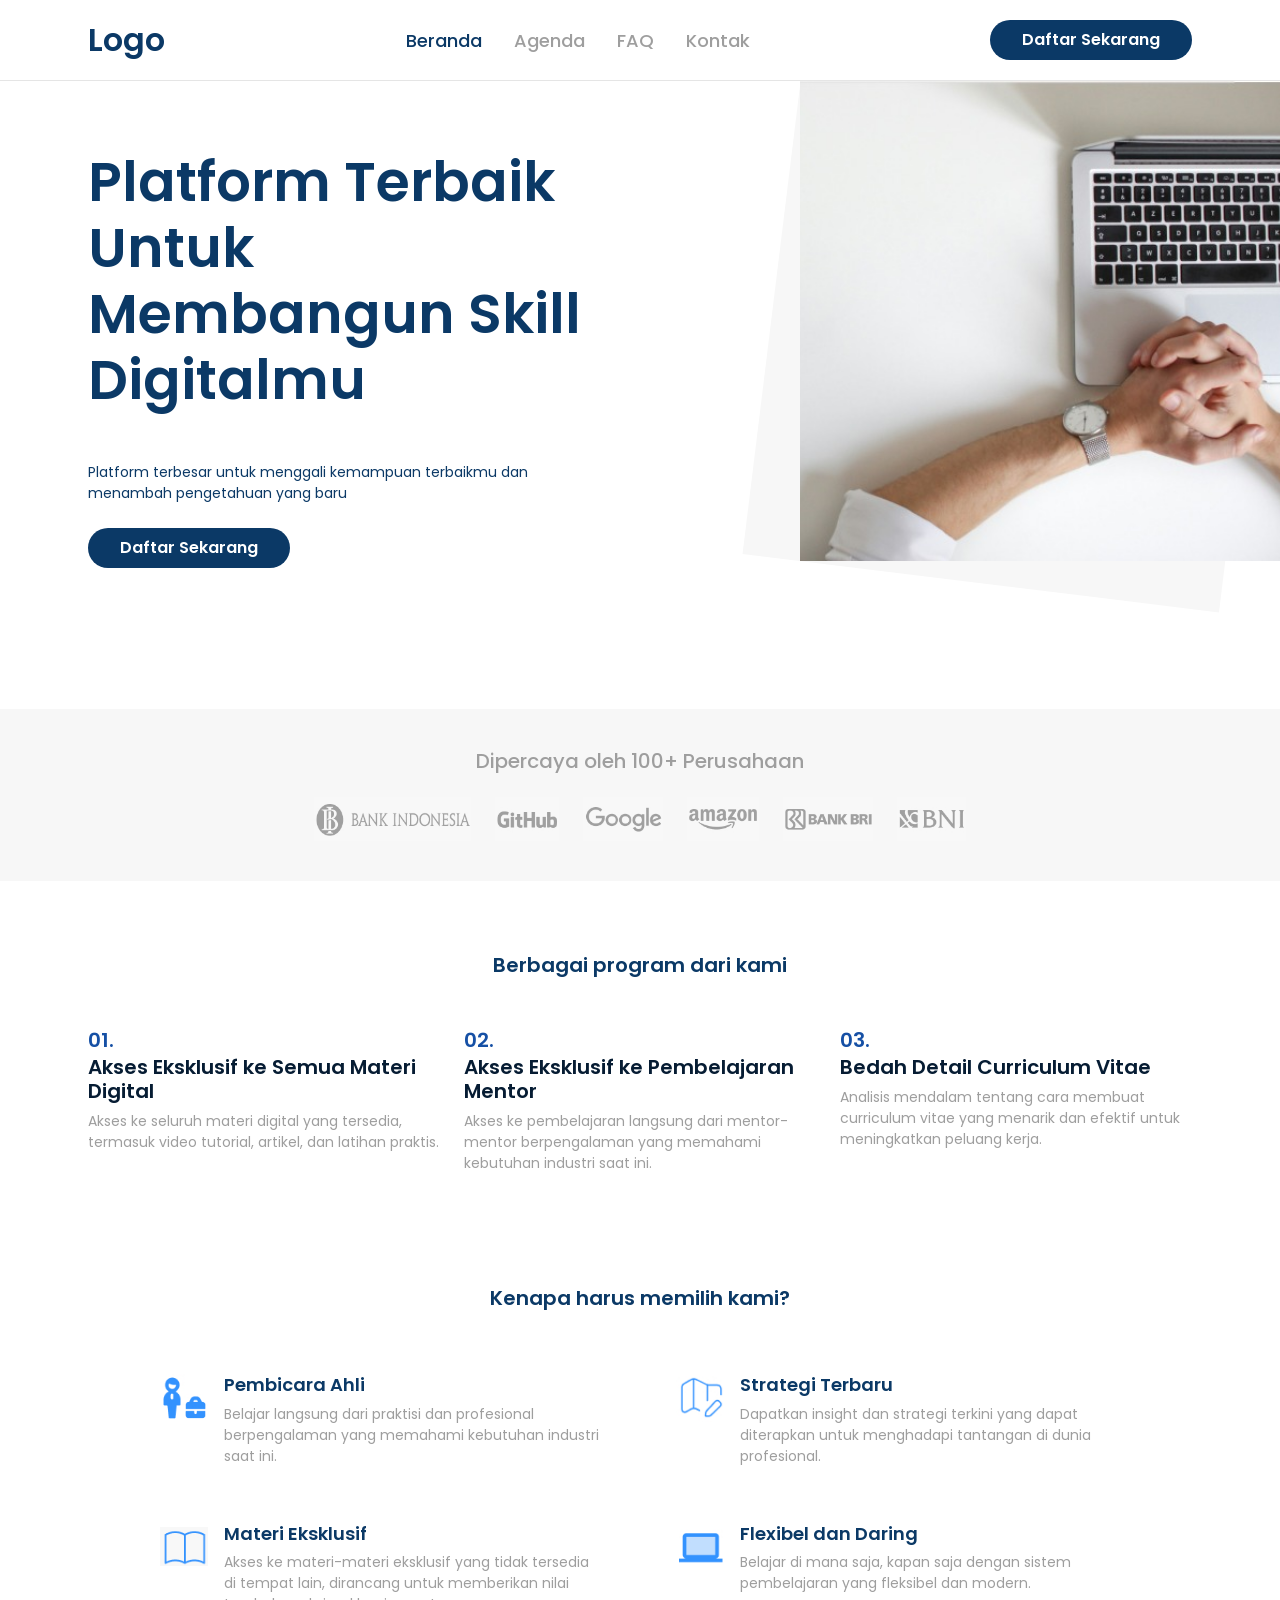
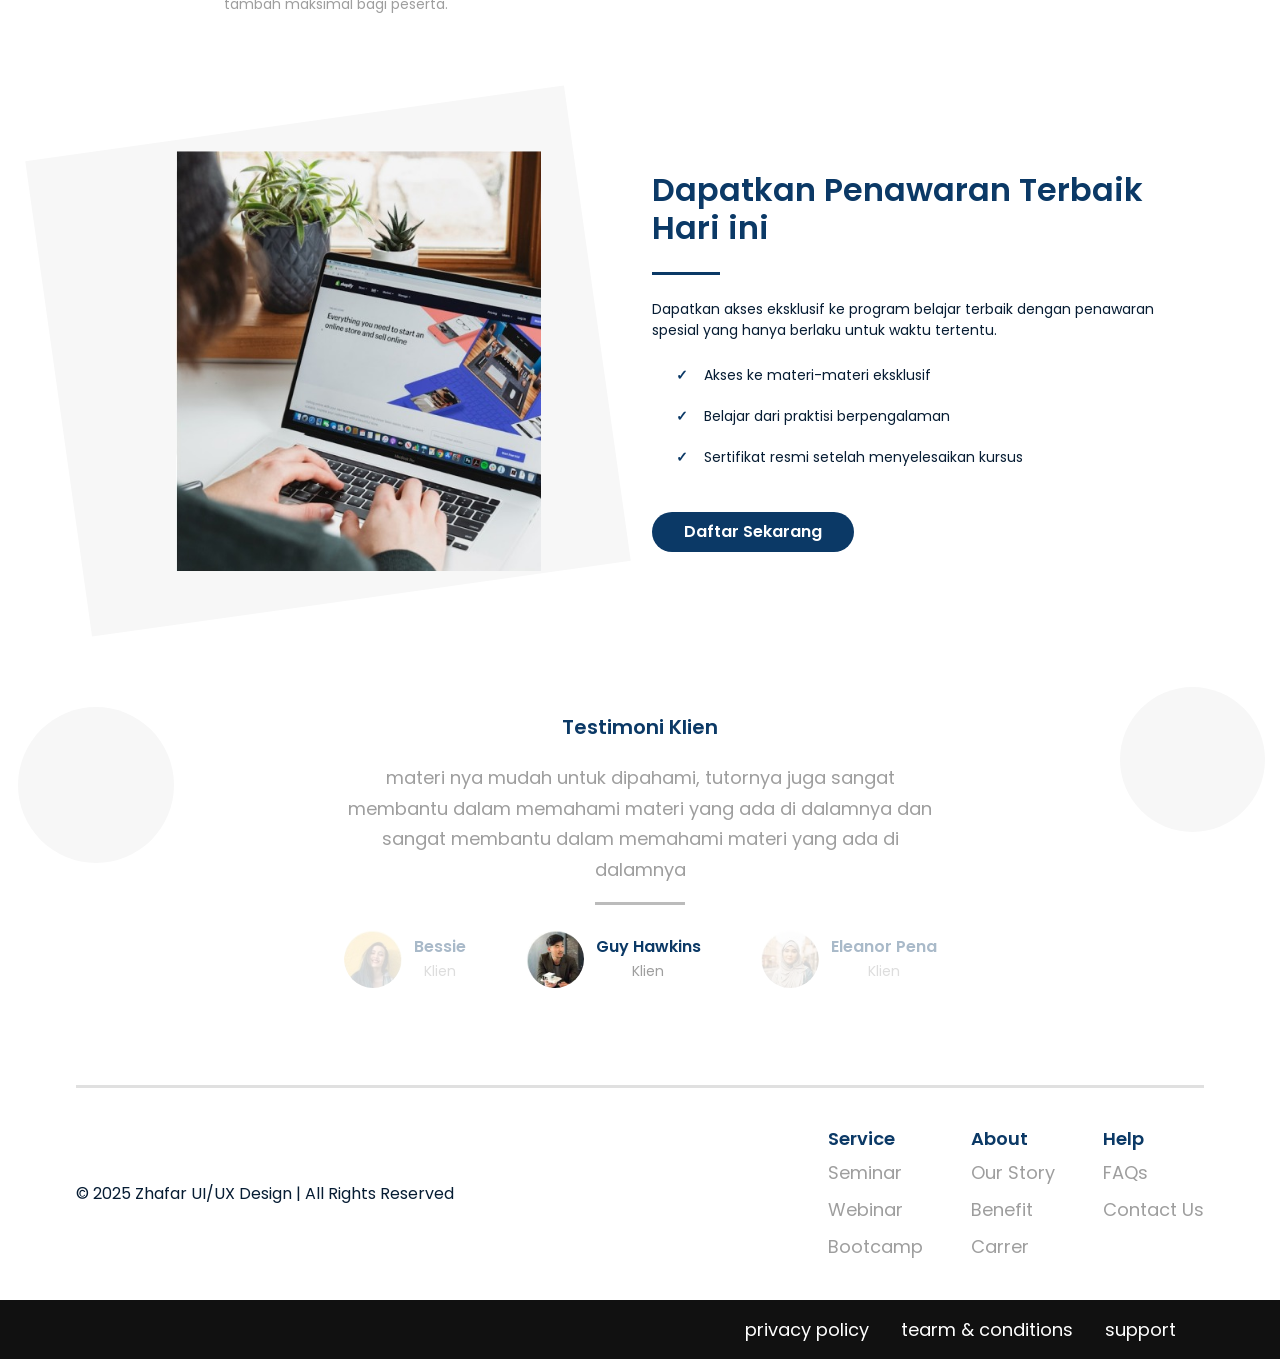
<file: index.html>
<!DOCTYPE html>
<html lang="id">
<head>
	<meta charset="UTF-8">
	<meta name="viewport" content="width=device-width, initial-scale=1">
	<title>Website Bootcamp atau E-Learning</title>
	<link href="https://cdn.jsdelivr.net/npm/bootstrap@5.3.3/dist/css/bootstrap.min.css" rel="stylesheet">
	<link href="https://fonts.googleapis.com/css2?family=Poppins:wght@400;500;600;700&family=Albert+Sans:wght@400;500;700&display=swap" rel="stylesheet">
	<link href="css/style.css" rel="stylesheet">
</head>
<body>
	<header class="nav-wrap py-3">
		<div class="container">
			<div class="d-flex align-items-center justify-content-between flex-wrap gap-2">
				<a class="brand" href="index.html">Logo</a>
				<nav class="nav-center order-3 order-md-2" id="primaryNav">
					<a class="nav-link-x active" href="index.html">Beranda</a>
					<a class="nav-link-x" href="agenda.html">Agenda</a>
					<a class="nav-link-x" href="faq.html">FAQ</a>
					<a class="nav-link-x" href="kontak.html">Kontak</a>
				</nav>
				<a class="btn btn-main order-2 order-md-3" href="agenda.html">Daftar Sekarang</a>
				<button class="nav-toggle" type="button" aria-label="Buka menu navigasi" aria-expanded="false" aria-controls="primaryNav">
					<span class="nav-toggle-icon" aria-hidden="true"><span></span><span></span><span></span></span>
				</button>
			</div>
		</div>
	</header>

	<section class="hero container position-relative">
		<div class="row align-items-center">
			<div class="col-lg-6 py-5">
				<h1>Platform Terbaik Untuk Membangun Skill Digitalmu</h1>
				<p class="my-4 pe-lg-5">Platform terbesar untuk menggali kemampuan terbaikmu dan menambah pengetahuan yang baru</p>
				<a class="btn btn-main" href="agenda.html">Daftar Sekarang</a>
			</div>
			<div class="hero-visual col-lg-6 d-none d-lg-block position-relative">
				<div class="hero-art">
					<div class="shape hero-shape"></div>
					<img src="assets/img/hero.jpg" alt="" class="hero-image">
				</div>
			</div>
		</div>
	</section>

	<section class="trusted mt-5">
		<div class="container text-center">
			<h5 class="mb-4">Dipercaya oleh 100+ Perusahaan</h5>
			<div class="d-flex flex-wrap gap-4 justify-content-center align-items-center">
				<img src="assets/img/logo1.png" alt="" style="height:44px;width:auto">
				<img src="assets/img/logo2.png" alt="" style="height:44px;width:auto">
				<img src="assets/img/logo3.png" alt="" style="height:44px;width:auto">
				<img src="assets/img/logo4.png" alt="" style="height:44px;width:auto">
				<img src="assets/img/logo5.png" alt="" style="height:44px;width:auto">
				<img src="assets/img/logo6.png" alt="" style="height:44px;width:auto">
			</div>
		</div>
	</section>

	<section class="container prog py-5 my-4">
		<h2 class="sec-title mb-5">Berbagai program dari kami</h2>
		<div class="row gy-4">
			<div class="col-md-4">
				<div class="prog-num">01.</div>
				<h5>Akses Eksklusif ke Semua Materi Digital</h5>
				<p>Akses ke seluruh materi digital yang tersedia, termasuk video tutorial, artikel, dan latihan praktis.</p>
			</div>
			<div class="col-md-4">
				<div class="prog-num">02.</div>
				<h5>Akses Eksklusif ke Pembelajaran Mentor</h5>
				<p>Akses ke pembelajaran langsung dari mentor-mentor berpengalaman yang memahami kebutuhan industri saat ini.</p>
			</div>
			<div class="col-md-4">
				<div class="prog-num">03.</div>
				<h5>Bedah Detail Curriculum Vitae</h5>
				<p>Analisis mendalam tentang cara membuat curriculum vitae yang menarik dan efektif untuk meningkatkan peluang kerja.</p>
			</div>
		</div>
	</section>

	<section class="container why py-4">
		<h2 class="sec-title mb-5">Kenapa harus memilih kami?</h2>
		<div class="row gy-4 justify-content-center px-lg-5">
			<div class="col-md-6">
				<div class="item d-flex gap-3">
					<img class="ico" src="assets/img/icon1.png" alt="" style="object-fit:contain">
					<div>
						<h6>Pembicara Ahli</h6>
						<p class="mb-0">Belajar langsung dari praktisi dan profesional berpengalaman yang memahami kebutuhan industri saat ini.</p>
					</div>
				</div>
			</div>
			<div class="col-md-6">
				<div class="item d-flex gap-3">
					<img class="ico" src="assets/img/icon2.png" alt="" style="object-fit:contain">
					<div>
						<h6>Strategi Terbaru</h6>
						<p class="mb-0">Dapatkan insight dan strategi terkini yang dapat diterapkan untuk menghadapi tantangan di dunia profesional.</p>
					</div>
				</div>
			</div>
			<div class="col-md-6">
				<div class="item d-flex gap-3 hl">
					<img class="ico" src="assets/img/icon3.png" alt="" style="object-fit:contain">
					<div>
						<h6>Materi Eksklusif</h6>
						<p class="mb-0">Akses ke materi-materi eksklusif yang tidak tersedia di tempat lain, dirancang untuk memberikan nilai tambah maksimal bagi peserta.</p>
					</div>
				</div>
			</div>
			<div class="col-md-6">
				<div class="item d-flex gap-3">
					<img class="ico" src="assets/img/icon4.png" alt="" style="object-fit:contain">
					<div>
						<h6>Flexibel dan Daring</h6>
						<p class="mb-0">Belajar di mana saja, kapan saja dengan sistem pembelajaran yang fleksibel dan modern.</p>
					</div>
				</div>
			</div>
		</div>
	</section>

	<section class="container offer py-5 my-5">
		<div class="row align-items-center gy-5">
			<div class="col-lg-6 position-relative">
				<div class="shape offer-shape"></div>
				<img src="assets/img/offer.jpg" alt="" class="position-relative d-block mx-auto w-100" style="height:420px;max-width:365px;object-fit:cover;z-index:1">
			</div>
			<div class="col-lg-6">
				<h2>Dapatkan Penawaran Terbaik Hari ini</h2>
				<div class="bar my-4"></div>
				<p style="font-size:14px">Dapatkan akses eksklusif ke program belajar terbaik dengan penawaran spesial yang hanya berlaku untuk waktu tertentu.</p>
				<ul class="ms-4 mt-4">
					<li><span class="chk">✓</span><span>Akses ke materi-materi eksklusif</span></li>
					<li><span class="chk">✓</span><span>Belajar dari praktisi berpengalaman</span></li>
					<li><span class="chk">✓</span><span>Sertifikat resmi setelah menyelesaikan kursus</span></li>
				</ul>
				<a class="btn btn-main mt-4" href="agenda.html">Daftar Sekarang</a>
			</div>
		</div>
	</section>

	<section class="testi py-5">
		<div class="circle d-none d-lg-block" style="width:156px;height:156px;left:18px;top:40px"></div>
		<div class="circle d-none d-lg-block" style="width:145px;height:145px;right:15px;top:20px"></div>
		<div class="container text-center">
			<h2 class="sec-title mb-4">Testimoni Klien</h2>
			<p class="mx-auto" style="max-width:600px">materi nya mudah untuk dipahami, tutornya juga sangat membantu dalam memahami materi yang ada di dalamnya dan sangat membantu dalam memahami materi yang ada di dalamnya</p>
			<hr class="mx-auto" style="width:90px;border-top:3px solid #bbb;opacity:1">
			<div class="d-flex justify-content-center flex-wrap gap-4 gap-lg-5 mt-4">
				<button class="who" type="button">
					<img class="avatar" src="assets/img/avatar1.jpg" alt="Bessie">
					<span><b>Bessie</b><small>Klien</small></span>
				</button>
				<button class="who active" type="button">
					<img class="avatar" src="assets/img/avatar2.jpg" alt="Guy Hawkins">
					<span><b>Guy Hawkins</b><small>Klien</small></span>
				</button>
				<button class="who" type="button">
					<img class="avatar" src="assets/img/avatar3.jpg" alt="Eleanor Pena">
					<span><b>Eleanor Pena</b><small>Klien</small></span>
				</button>
			</div>
		</div>
	</section>

	<footer>
		<div class="container foot">
			<div class="row align-items-center gy-4">
				<div class="col-md-6">© 2025 Zhafar UI/UX Design | All Rights Reserved</div>
				<div class="col-md-6 d-flex justify-content-md-end gap-5">
					<div>
						<h6>Service</h6>
						<a href="#">Seminar</a>
						<a href="#">Webinar</a>
						<a href="#">Bootcamp</a>
					</div>
					<div>
						<h6>About</h6>
						<a href="#">Our Story</a>
						<a href="#">Benefit</a>
						<a href="#">Carrer</a>
					</div>
					<div>
						<h6>Help</h6>
						<a href="#">FAQs</a>
						<a href="#">Contact Us</a>
					</div>
				</div>
			</div>
		</div>
		<div class="bottom py-3">
			<div class="container d-flex justify-content-end flex-wrap">
				<a href="#">privacy policy</a>
				<a href="#">tearm &amp; conditions</a>
				<a href="#">support</a>
			</div>
		</div>
	</footer>

	<script src="js/main.js"></script>
</body>
</html>
</file>
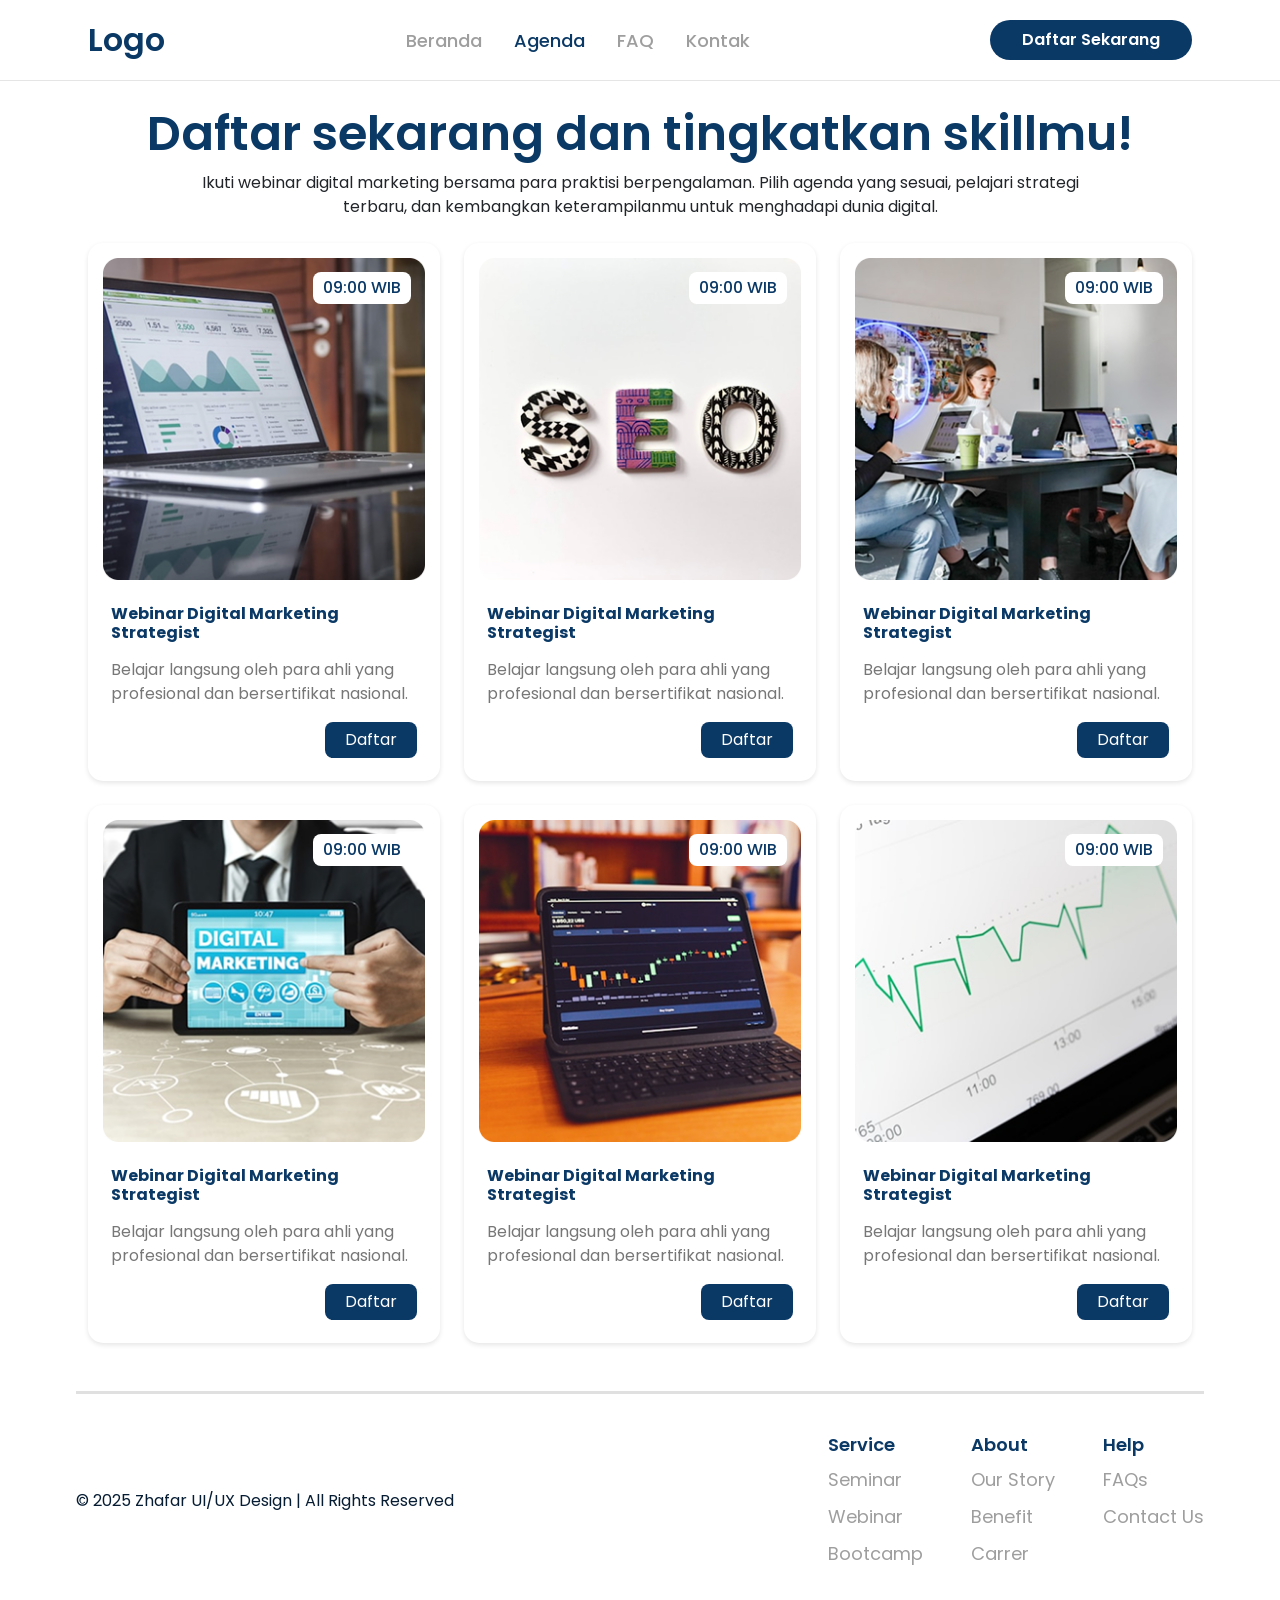
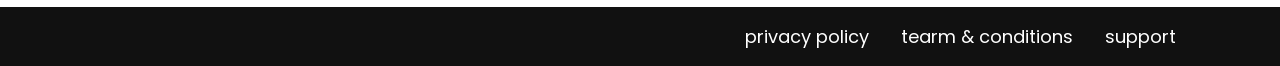
<file: agenda.html>
<!DOCTYPE html>
<html lang="id">
<head>
	<meta charset="UTF-8">
	<meta name="viewport" content="width=device-width, initial-scale=1">
	<title>Agenda | Program Studi Informatika</title>
	<link href="https://cdn.jsdelivr.net/npm/bootstrap@5.3.3/dist/css/bootstrap.min.css" rel="stylesheet">
	<link href="https://fonts.googleapis.com/css2?family=Poppins:wght@400;500;600;700&family=Albert+Sans:wght@400;500;700&display=swap" rel="stylesheet">
	<link href="css/style.css" rel="stylesheet">
</head>
<body>
	<header class="nav-wrap py-3">
		<div class="container">
			<div class="d-flex align-items-center justify-content-between flex-wrap gap-2">
				<a class="brand" href="index.html">Logo</a>
				<nav class="nav-center order-3 order-md-2" id="primaryNav">
					<a class="nav-link-x" href="index.html">Beranda</a>
					<a class="nav-link-x active" href="agenda.html">Agenda</a>
					<a class="nav-link-x" href="faq.html">FAQ</a>
					<a class="nav-link-x" href="kontak.html">Kontak</a>
				</nav>
				<a class="btn btn-main order-2 order-md-3" href="agenda.html">Daftar Sekarang</a>
				<button class="nav-toggle" type="button" aria-label="Buka menu navigasi" aria-expanded="false" aria-controls="primaryNav">
					<span class="nav-toggle-icon" aria-hidden="true"><span></span><span></span><span></span></span>
				</button>
			</div>
		</div>
	</header>

	<main class="container pt-4">
		<div class="text-center mb-4">
			<h1 style="font-weight:600;font-size:clamp(30px,4.5vw,48px)">Daftar sekarang dan tingkatkan skillmu!</h1>
			<p class="text-muted2 mx-auto" style="max-width:910px;font-size:16px">Ikuti webinar digital marketing bersama para praktisi berpengalaman. Pilih agenda yang sesuai, pelajari strategi terbaru, dan kembangkan keterampilanmu untuk menghadapi dunia digital.</p>
		</div>
		<div class="row g-4">
			<div class="col-12 col-md-6 col-lg-4">
				<div class="card-x">
					<div class="card-img">
						<img src="assets/img/card1.jpg" alt="" class="w-100 h-100" style="object-fit:cover">
						<span class="badge-t">09:00 WIB</span>
					</div>
					<div class="p-2 pt-4">
						<h6>Webinar Digital Marketing Strategist</h6>
						<p class="mt-3">Belajar langsung oleh para ahli yang profesional dan bersertifikat nasional.</p>
						<div class="text-end"><a class="btn btn-sm-main" href="kontak.html">Daftar</a></div>
					</div>
				</div>
			</div>
			<div class="col-12 col-md-6 col-lg-4">
				<div class="card-x">
					<div class="card-img">
						<img src="assets/img/card2.jpg" alt="" class="w-100 h-100" style="object-fit:cover">
						<span class="badge-t">09:00 WIB</span>
					</div>
					<div class="p-2 pt-4">
						<h6>Webinar Digital Marketing Strategist</h6>
						<p class="mt-3">Belajar langsung oleh para ahli yang profesional dan bersertifikat nasional.</p>
						<div class="text-end"><a class="btn btn-sm-main" href="kontak.html">Daftar</a></div>
					</div>
				</div>
			</div>
			<div class="col-12 col-md-6 col-lg-4">
				<div class="card-x">
					<div class="card-img">
						<img src="assets/img/card3.jpg" alt="" class="w-100 h-100" style="object-fit:cover">
						<span class="badge-t">09:00 WIB</span>
					</div>
					<div class="p-2 pt-4">
						<h6>Webinar Digital Marketing Strategist</h6>
						<p class="mt-3">Belajar langsung oleh para ahli yang profesional dan bersertifikat nasional.</p>
						<div class="text-end"><a class="btn btn-sm-main" href="kontak.html">Daftar</a></div>
					</div>
				</div>
			</div>
			<div class="col-12 col-md-6 col-lg-4">
				<div class="card-x">
					<div class="card-img">
						<img src="assets/img/card4.jpg" alt="" class="w-100 h-100" style="object-fit:cover">
						<span class="badge-t">09:00 WIB</span>
					</div>
					<div class="p-2 pt-4">
						<h6>Webinar Digital Marketing Strategist</h6>
						<p class="mt-3">Belajar langsung oleh para ahli yang profesional dan bersertifikat nasional.</p>
						<div class="text-end"><a class="btn btn-sm-main" href="kontak.html">Daftar</a></div>
					</div>
				</div>
			</div>
			<div class="col-12 col-md-6 col-lg-4">
				<div class="card-x">
					<div class="card-img">
						<img src="assets/img/card5.jpg" alt="" class="w-100 h-100" style="object-fit:cover">
						<span class="badge-t">09:00 WIB</span>
					</div>
					<div class="p-2 pt-4">
						<h6>Webinar Digital Marketing Strategist</h6>
						<p class="mt-3">Belajar langsung oleh para ahli yang profesional dan bersertifikat nasional.</p>
						<div class="text-end"><a class="btn btn-sm-main" href="kontak.html">Daftar</a></div>
					</div>
				</div>
			</div>
			<div class="col-12 col-md-6 col-lg-4">
				<div class="card-x">
					<div class="card-img">
						<img src="assets/img/card6.jpg" alt="" class="w-100 h-100" style="object-fit:cover">
						<span class="badge-t">09:00 WIB</span>
					</div>
					<div class="p-2 pt-4">
						<h6>Webinar Digital Marketing Strategist</h6>
						<p class="mt-3">Belajar langsung oleh para ahli yang profesional dan bersertifikat nasional.</p>
						<div class="text-end"><a class="btn btn-sm-main" href="kontak.html">Daftar</a></div>
					</div>
				</div>
			</div>
		</div>
	</main>

	<footer>
		<div class="container foot">
			<div class="row align-items-center gy-4">
				<div class="col-md-6">© 2025 Zhafar UI/UX Design | All Rights Reserved</div>
				<div class="col-md-6 d-flex justify-content-md-end gap-5">
					<div>
						<h6>Service</h6>
						<a href="#">Seminar</a>
						<a href="#">Webinar</a>
						<a href="#">Bootcamp</a>
					</div>
					<div>
						<h6>About</h6>
						<a href="#">Our Story</a>
						<a href="#">Benefit</a>
						<a href="#">Carrer</a>
					</div>
					<div>
						<h6>Help</h6>
						<a href="#">FAQs</a>
						<a href="#">Contact Us</a>
					</div>
				</div>
			</div>
		</div>
		<div class="bottom py-3">
			<div class="container d-flex justify-content-end flex-wrap">
				<a href="#">privacy policy</a>
				<a href="#">tearm &amp; conditions</a>
				<a href="#">support</a>
			</div>
		</div>
	</footer>

	<script src="js/main.js"></script>
</body>
</html>
</file>
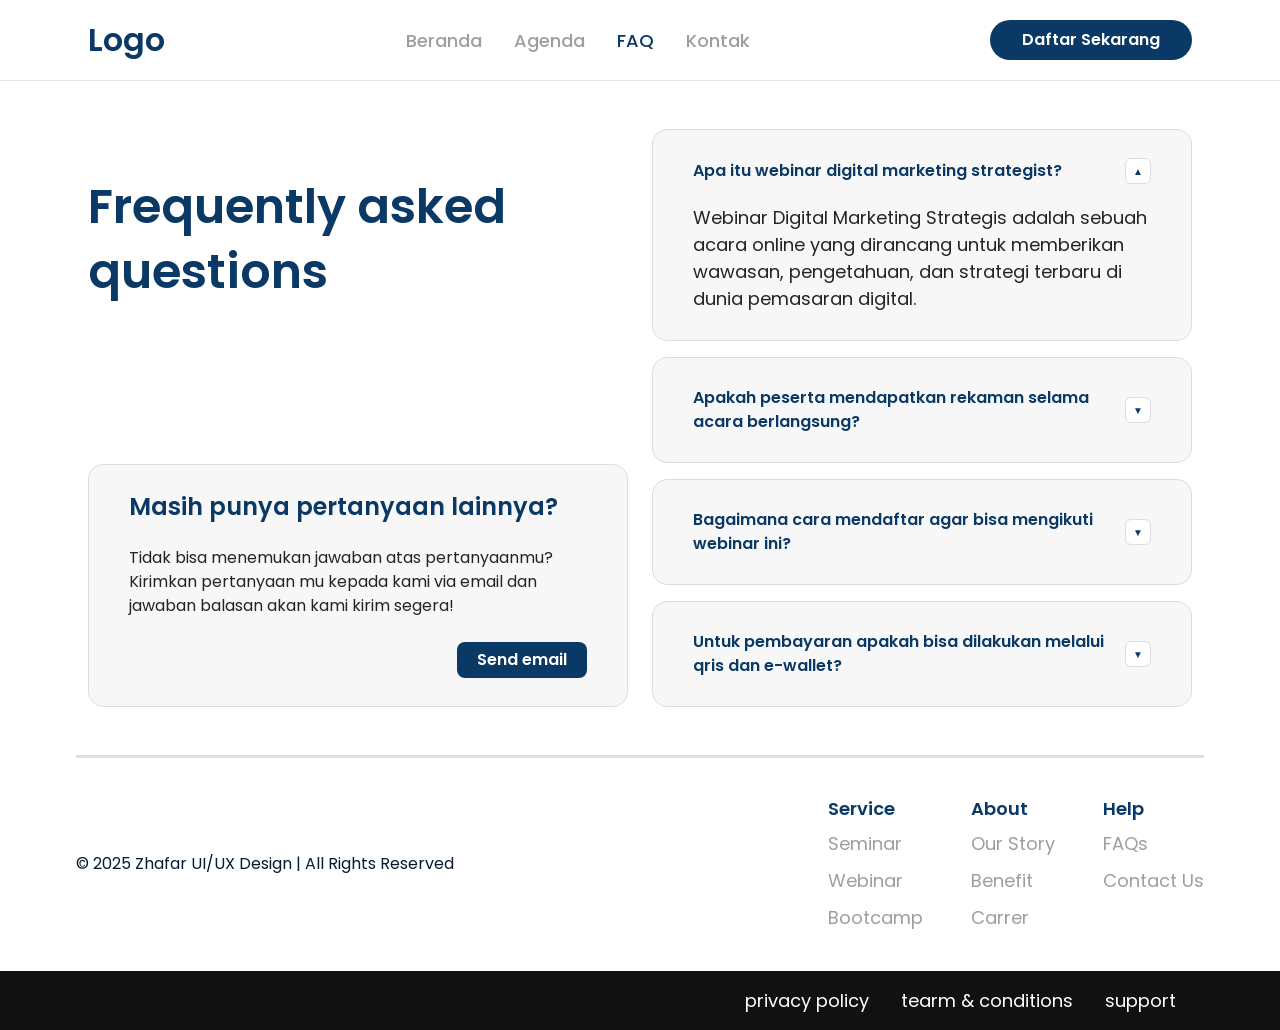
<file: faq.html>
<!DOCTYPE html>
<html lang="id">
<head>
	<meta charset="UTF-8">
	<meta name="viewport" content="width=device-width, initial-scale=1">
	<title>FAQ | Program Studi Informatika</title>
	<link href="https://cdn.jsdelivr.net/npm/bootstrap@5.3.3/dist/css/bootstrap.min.css" rel="stylesheet">
	<link href="https://fonts.googleapis.com/css2?family=Poppins:wght@400;500;600;700&family=Albert+Sans:wght@400;500;700&display=swap" rel="stylesheet">
	<link href="css/style.css" rel="stylesheet">
</head>
<body>
	<header class="nav-wrap py-3">
		<div class="container">
			<div class="d-flex align-items-center justify-content-between flex-wrap gap-2">
				<a class="brand" href="index.html">Logo</a>
				<nav class="nav-center order-3 order-md-2" id="primaryNav">
					<a class="nav-link-x" href="index.html">Beranda</a>
					<a class="nav-link-x" href="agenda.html">Agenda</a>
					<a class="nav-link-x active" href="faq.html">FAQ</a>
					<a class="nav-link-x" href="kontak.html">Kontak</a>
				</nav>
				<a class="btn btn-main order-2 order-md-3" href="agenda.html">Daftar Sekarang</a>
				<button class="nav-toggle" type="button" aria-label="Buka menu navigasi" aria-expanded="false" aria-controls="primaryNav">
					<span class="nav-toggle-icon" aria-hidden="true"><span></span><span></span><span></span></span>
				</button>
			</div>
		</div>
	</header>

	<main class="container pt-5">
		<div class="row g-4">
			<div class="col-lg-6 d-flex flex-column">
				<div class="d-flex align-items-center" style="min-height:230px">
					<h1 class="faq-title">Frequently asked questions</h1>
				</div>
				<div class="box faq-contact-box mt-auto">
					<h3 style="font-size:24px;font-weight:600" class="mb-4">Masih punya pertanyaan lainnya?</h3>
					<p class="text-muted2">Tidak bisa menemukan jawaban atas pertanyaanmu? Kirimkan pertanyaan mu kepada kami via email dan jawaban balasan akan kami kirim segera!</p>
					<div class="text-end mt-4">
						<a href="mailto:digitalagency@gmail.com" class="btn btn-sm-main fw-semibold">Send email</a>
					</div>
				</div>
			</div>
			<div class="col-lg-6 d-flex flex-column gap-3">
				<div class="box">
					<button class="faq-q" type="button" aria-expanded="true">
						<span>Apa itu webinar digital marketing strategist?</span>
						<span class="tgl">▲</span>
					</button>
					<p class="faq-a">Webinar Digital Marketing Strategis adalah sebuah acara online yang dirancang untuk memberikan wawasan, pengetahuan, dan strategi terbaru di dunia pemasaran digital.</p>
				</div>
				<div class="box">
					<button class="faq-q" type="button" aria-expanded="false">
						<span>Apakah peserta mendapatkan rekaman selama acara berlangsung?</span>
						<span class="tgl">▼</span>
					</button>
					<p class="faq-a hidden-a">Ya, rekaman akan dibagikan kepada peserta setelah acara selesai.</p>
				</div>
				<div class="box">
					<button class="faq-q" type="button" aria-expanded="false">
						<span>Bagaimana cara mendaftar agar bisa mengikuti webinar ini?</span>
						<span class="tgl">▼</span>
					</button>
					<p class="faq-a hidden-a">Klik tombol Daftar Sekarang, lalu isi formulir pendaftaran.</p>
				</div>
				<div class="box">
					<button class="faq-q" type="button" aria-expanded="false">
						<span>Untuk pembayaran apakah bisa dilakukan melalui qris dan e-wallet?</span>
						<span class="tgl">▼</span>
					</button>
					<p class="faq-a hidden-a">Bisa, pembayaran tersedia melalui QRIS dan e-wallet.</p>
				</div>
			</div>
		</div>
	</main>

	<footer>
		<div class="container foot">
			<div class="row align-items-center gy-4">
				<div class="col-md-6">© 2025 Zhafar UI/UX Design | All Rights Reserved</div>
				<div class="col-md-6 d-flex justify-content-md-end gap-5">
					<div>
						<h6>Service</h6>
						<a href="#">Seminar</a>
						<a href="#">Webinar</a>
						<a href="#">Bootcamp</a>
					</div>
					<div>
						<h6>About</h6>
						<a href="#">Our Story</a>
						<a href="#">Benefit</a>
						<a href="#">Carrer</a>
					</div>
					<div>
						<h6>Help</h6>
						<a href="#">FAQs</a>
						<a href="#">Contact Us</a>
					</div>
				</div>
			</div>
		</div>
		<div class="bottom py-3">
			<div class="container d-flex justify-content-end flex-wrap">
				<a href="#">privacy policy</a>
				<a href="#">tearm &amp; conditions</a>
				<a href="#">support</a>
			</div>
		</div>
	</footer>

	<script src="js/main.js"></script>
</body>
</html>
</file>
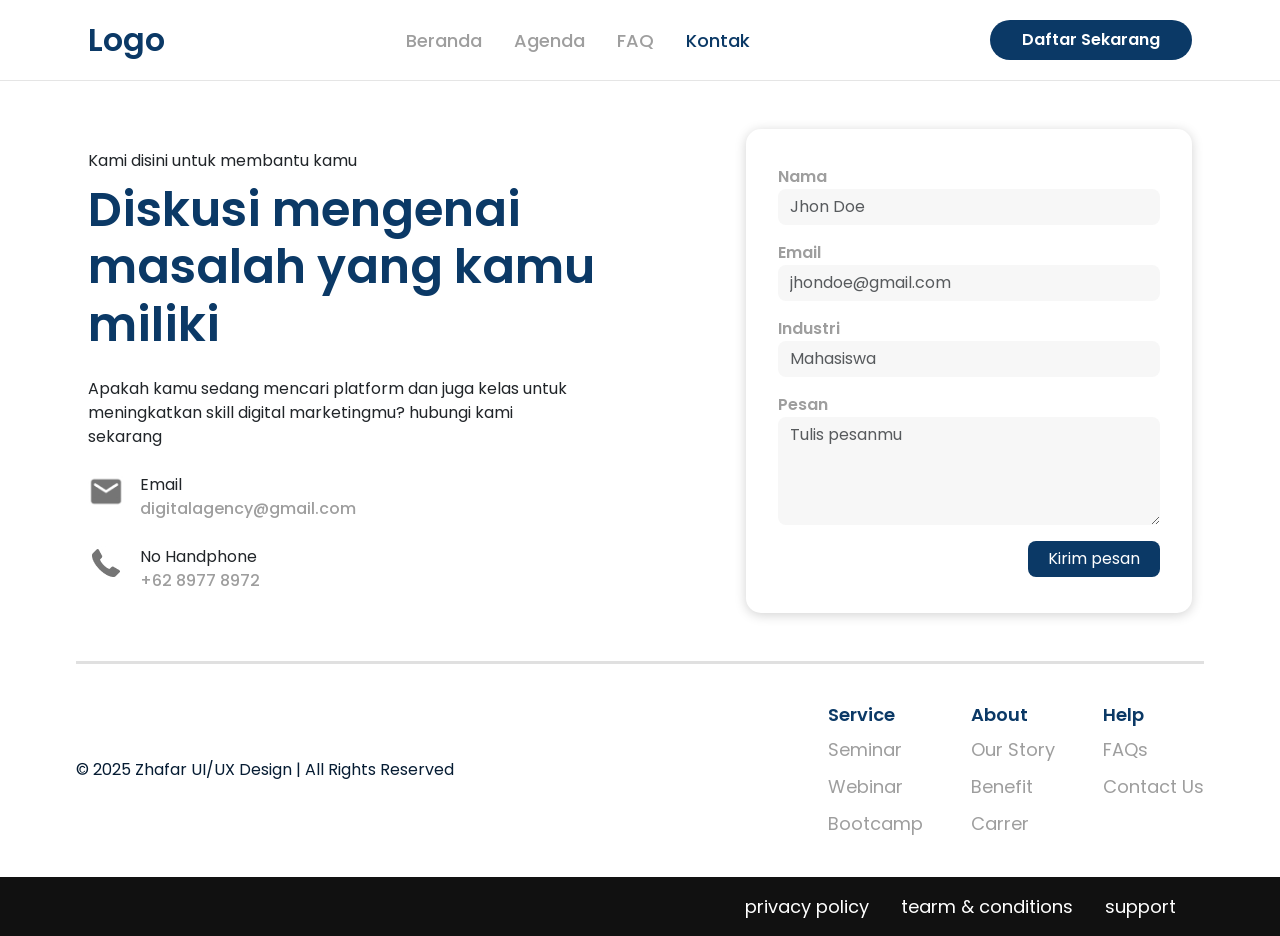
<file: kontak.html>
<!DOCTYPE html>
<html lang="id">
<head>
	<meta charset="UTF-8">
	<meta name="viewport" content="width=device-width, initial-scale=1">
	<title>Kontak | Program Studi Informatika</title>
	<link href="https://cdn.jsdelivr.net/npm/bootstrap@5.3.3/dist/css/bootstrap.min.css" rel="stylesheet">
	<link href="https://fonts.googleapis.com/css2?family=Poppins:wght@400;500;600;700&family=Albert+Sans:wght@400;500;700&display=swap" rel="stylesheet">
	<link href="css/style.css" rel="stylesheet">
</head>
<body>
	<header class="nav-wrap py-3">
		<div class="container">
			<div class="d-flex align-items-center justify-content-between flex-wrap gap-2">
				<a class="brand" href="index.html">Logo</a>
				<nav class="nav-center order-3 order-md-2" id="primaryNav">
					<a class="nav-link-x" href="index.html">Beranda</a>
					<a class="nav-link-x" href="agenda.html">Agenda</a>
					<a class="nav-link-x" href="faq.html">FAQ</a>
					<a class="nav-link-x active" href="kontak.html">Kontak</a>
				</nav>
				<a class="btn btn-main order-2 order-md-3" href="agenda.html">Daftar Sekarang</a>
				<button class="nav-toggle" type="button" aria-label="Buka menu navigasi" aria-expanded="false" aria-controls="primaryNav">
					<span class="nav-toggle-icon" aria-hidden="true"><span></span><span></span><span></span></span>
				</button>
			</div>
		</div>
	</header>

	<main class="container pt-5">
		<div class="row align-items-center gy-5">
			<div class="col-lg-7 pe-lg-5">
				<p class="text-muted2 mb-2">Kami disini untuk membantu kamu</p>
				<h1 class="faq-title" style="line-height:1.2">Diskusi mengenai masalah yang kamu miliki</h1>
				<p class="text-muted2 my-4" style="max-width:500px">Apakah kamu sedang mencari platform dan juga kelas untuk meningkatkan skill digital marketingmu? hubungi kami sekarang</p>
				<div class="info d-flex gap-3 mb-4">
					<img src="assets/img/contact1.png" alt="" style="width:36px;height:36px;object-fit:contain">
					<div>
						<span class="text-muted2">Email</span><br>
						<b>digitalagency@gmail.com</b>
					</div>
				</div>
				<div class="info d-flex gap-3">
					<img src="assets/img/contact2.png" alt="" style="width:36px;height:36px;object-fit:contain">
					<div>
						<span class="text-muted2">No Handphone</span><br>
						<b>+62 8977 8972</b>
					</div>
				</div>
			</div>
			<div class="col-lg-5">
				<form class="form-card" id="contactForm">
					<div class="mb-3">
						<label for="nama">Nama</label>
						<input id="nama" class="form-control" placeholder="Jhon Doe" required>
					</div>
					<div class="mb-3">
						<label for="email">Email</label>
						<input id="email" type="email" class="form-control" placeholder="jhondoe@gmail.com" required>
					</div>
					<div class="mb-3">
						<label for="industri">Industri</label>
						<input id="industri" class="form-control" placeholder="Mahasiswa">
					</div>
					<div class="mb-3">
						<label for="pesan">Pesan</label>
						<textarea id="pesan" class="form-control" rows="4" placeholder="Tulis pesanmu" required></textarea>
					</div>
					<div class="text-end">
						<button class="btn btn-sm-main" type="submit">Kirim pesan</button>
					</div>
					<p id="formMsg" class="d-none mt-3 mb-0 small" style="color:var(--secondary)">Pesanmu sudah terkirim. Kami akan membalas segera.</p>
				</form>
			</div>
		</div>
	</main>

	<footer>
		<div class="container foot">
			<div class="row align-items-center gy-4">
				<div class="col-md-6">© 2025 Zhafar UI/UX Design | All Rights Reserved</div>
				<div class="col-md-6 d-flex justify-content-md-end gap-5">
					<div>
						<h6>Service</h6>
						<a href="#">Seminar</a>
						<a href="#">Webinar</a>
						<a href="#">Bootcamp</a>
					</div>
					<div>
						<h6>About</h6>
						<a href="#">Our Story</a>
						<a href="#">Benefit</a>
						<a href="#">Carrer</a>
					</div>
					<div>
						<h6>Help</h6>
						<a href="#">FAQs</a>
						<a href="#">Contact Us</a>
					</div>
				</div>
			</div>
		</div>
		<div class="bottom py-3">
			<div class="container d-flex justify-content-end flex-wrap">
				<a href="#">privacy policy</a>
				<a href="#">tearm &amp; conditions</a>
				<a href="#">support</a>
			</div>
		</div>
	</footer>

	<script src="js/main.js"></script>
</body>
</html>
</file>
<file: css/style.css>
:root {
  --primary: #1C8EFF;
  --secondary: #0B3966;
  --navy: #061C33;
  --blue-700: #1672CC;
  --blue-300: #77BBFF;
  --blue-100: #D2E8FF;
  --blue-500: #49A5FF;
  --blue-200: #A4D2FF;
  --grey-bg: #E6ECF2;
  --muted: #9E9E9E;
  --soft: #F7F7F7;
  --dark: #111;
}

@keyframes page-enter {
  from {
    opacity: 0;
    transform: translateY(8px);
  }
  to {
    opacity: 1;
    transform: translateY(0);
  }
}

@keyframes page-exit {
  to {
    opacity: 0;
    transform: translateY(-4px);
  }
}

body > header,
body > main,
body > section,
body > footer {
  animation: page-enter 360ms cubic-bezier(.22, .61, .36, 1) both;
}

body.page-leaving > header,
body.page-leaving > main,
body.page-leaving > section,
body.page-leaving > footer {
  animation: page-exit 160ms ease-in both;
}

@media (prefers-reduced-motion: reduce) {
  body > header,
  body > main,
  body > section,
  body > footer {
    animation: none;
  }
}

.scroll-reveal {
  opacity: 0;
  transform: translateY(24px);
  transition: opacity 650ms ease, transform 650ms cubic-bezier(.22, .61, .36, 1);
  transition-delay: var(--reveal-delay, 0ms);
}

.scroll-reveal.is-visible {
  opacity: 1;
  transform: translateY(0);
}

@media (prefers-reduced-motion: reduce) {
  .scroll-reveal {
    opacity: 1;
    transform: none;
    transition: none;
  }
}

body {
  overflow-x: hidden;
  font-family: 'Poppins', sans-serif;
  color: var(--navy);
  background: #fff;
}

.container {
  max-width: 1128px;
}

h1,
h2,
h3,
h4,
h5 {
  color: var(--secondary);
  font-weight: 600;
}

.text-muted2 {
  color: #212529;
}

/* Navbar */
.nav-wrap {
  position: sticky;
  top: 0;
  z-index: 1030;
  background: #fff;
  border-bottom: 1px solid #e5e5e5;
}

.brand {
  font-size: 32px;
  font-weight: 600;
  color: var(--secondary);
  text-decoration: none;
}

.nav-link-x {
  color: var(--muted);
  font-size: 18px;
  font-weight: 500;
  text-decoration: none;
  cursor: pointer;
  background: none;
  border: 0;
  padding: 0 16px;
}

.nav-link-x.active {
  color: var(--secondary);
  font-weight: 500;
}

.nav-toggle {
  display: none;
  align-items: center;
  justify-content: center;
  width: 44px;
  height: 44px;
  border: 1px solid #d6dfe8;
  border-radius: 8px;
  background: #fff;
  color: var(--secondary);
  cursor: pointer;
}

.nav-toggle-icon {
  display: flex;
  flex-direction: column;
  gap: 5px;
}

.nav-toggle-icon span {
  display: block;
  width: 18px;
  height: 2px;
  border-radius: 2px;
  background: currentColor;
  transition: transform .2s ease, opacity .2s ease;
}

.btn-main {
  background: var(--secondary);
  color: #fff;
  font-weight: 600;
  border: 0;
  border-radius: 50px;
  padding: 8px 32px;
}

.btn-main:hover {
  background: var(--navy);
  color: #fff;
}

.btn-sm-main {
  background: var(--secondary);
  color: #fff;
  border: 0;
  border-radius: 8px;
  padding: 6px 20px;
  font-size: 16px;
}

.btn-sm-main:hover {
  background: var(--navy);
  color: #fff;
}

/* Hero */
.hero {
  height: 580px;
}

.hero > .row {
  height: 100%;
}

.hero-visual {
  align-self: flex-start;
}

.hero-art {
  position: relative;
  width: min(480px, 42vw);
  height: min(480px, 42vw);
  margin-left: auto;
  transform: translateX(calc((100vw - min(100vw, 1128px)) / 2 + 12px));
}

.hero h1 {
  font-size: clamp(55px, 15vw, 55px);
  line-height: 1.2;
  font-weight: 600;
  color: var(--secondary);
  transform: translateY(-25px);
}

.hero-image {
  position: relative;
  display: block;
  width: 100%;
  height: 100%;
  max-width: none;
  object-fit: cover;
  z-index: 1;
}

.hero-shape {
  top: 24px;
  left: -30px;
  width: 100%;
  height: 100%;
  background: var(--blue-100);
  transform: rotate(7deg);
}

.hero p {
  font-size: 14px;
  color: var(--secondary);
}

.ph {
  border-radius: 0;
  background: linear-gradient(135deg, #eef2f6, #cfd8e1);
  width: 100%;
}

.shape {
  position: absolute;
  background: var(--soft);
  z-index: 0;
}

/* Trusted */
.trusted {
  background: var(--soft);
  padding: 40px 0;
}

.trusted h5 {
  color: var(--muted);
  font-weight: 500;
  font-size: 20px;
}

.logo-t {
  color: #9a9a9a;
  font-weight: 600;
  font-size: 22px;
}

/* Sections */
.sec-title {
  text-align: center;
  font-size: 20px;
  font-weight: 600;
  color: var(--secondary);
}

.prog-num {
  color: #1650A5;
  font-weight: 600;
  font-size: 20px;
}

.prog h5 {
  color: var(--navy);
  font-weight: 600;
  font-size: 20px;
}

.prog p,
.why p {
  color: var(--muted);
  font-size: 14px;
}

.why h6 {
  color: var(--secondary);
  font-weight: 600;
  font-size: 18px;
}

.why .ico {
  width: 48px;
  height: 48px;
  color: var(--primary);
  flex: none;
}

.why .item {
  padding: 16px 24px;
  border-radius: 4px;
  transition: background-color 180ms ease, box-shadow 180ms ease, transform 180ms ease;
}

.why .item:hover {
  background: var(--soft);
  box-shadow: 0 8px 20px rgba(6, 28, 51, 0.08);
  transform: translateY(-3px);
}

.offer h2 {
  font-size: 32px;
  font-weight: 600;
}

.offer .bar {
  width: 68px;
  height: 3px;
  background: var(--secondary);
}

.offer-shape {
  inset: -30px 40px -30px -20px;
  transform: rotate(-8deg);
}

.offer li {
  list-style: none;
  display: flex;
  gap: 16px;
  font-size: 14px;
  margin-bottom: 20px;
}

.offer ul {
  padding: 0;
}

.chk {
  color: var(--secondary);
  font-weight: 700;
}

/* Testimonial */
.testi {
  position: relative;
  overflow: hidden;
}

.circle {
  position: absolute;
  border-radius: 50%;
  background: var(--soft);
}

.testi p {
  color: var(--muted);
  font-size: 18px;
  line-height: 1.7;
}

.who {
  opacity: .35;
  cursor: pointer;
  display: flex;
  align-items: center;
  gap: 12px;
  background: none;
  border: 0;
}

.who.active {
  opacity: 1;
}

.avatar {
  width: 58px;
  height: 58px;
  border-radius: 50%;
  background: linear-gradient(135deg, var(--blue-300), var(--blue-100));
}

.who b {
  display: block;
  color: var(--secondary);
  font-weight: 600;
  text-align: left;
}

.who small {
  color: var(--muted);
}

/* Cards agenda */
.card-x {
  border-radius: 15px;
  box-shadow: 0 2px 5px rgba(0, 0, 0, .1);
  padding: 15px;
  background: #fff;
  height: 100%;
}

.card-img {
  position: relative;
  border-radius: 8px;
  overflow: hidden;
  aspect-ratio: 1 / 1;
}

.badge-t {
  position: absolute;
  top: 14px;
  right: 14px;
  background: #fff;
  color: var(--secondary);
  font-weight: 500;
  font-size: 16px;
  padding: 4px 10px;
  border-radius: 8px;
}

.card-x h6 {
  color: var(--secondary);
  font-weight: 700;
  font-size: 16px;
}

.card-x p {
  color: #777;
  font-size: 16px;
}

/* FAQ */
.faq-title {
  font-size: clamp(34px, 5vw, 48px);
  font-weight: 600;
  line-height: 1.35;
}

.box {
  background: var(--soft);
  border: 1px solid #dcdcdc;
  border-radius: 15px;
  padding: 28px 40px;
}

.faq-q {
  display: flex;
  justify-content: space-between;
  align-items: center;
  gap: 16px;
  cursor: pointer;
  background: none;
  border: 0;
  width: 100%;
  text-align: left;
  padding: 0;
  font-weight: 600;
  color: var(--secondary);
  font-size: 16px;
}

.tgl {
  background: #fff;
  border: 1px solid #ddd;
  border-radius: 6px;
  width: 26px;
  height: 26px;
  display: grid;
  place-items: center;
  font-size: 10px;
  flex: none;
}

.faq-a {
  color: #212529;
  font-size: 18px;
  margin: 20px 0 0;
}

/* Kontak */
.form-card {
  background: #fff;
  border-radius: 15px;
  box-shadow: 0 2px 12px rgba(0, 0, 0, .18);
  padding: 36px 32px;
}

.form-card label {
  font-weight: 600;
  color: var(--muted);
  font-size: 16px;
}

.form-card .form-control {
  background: var(--soft);
  border: 0;
  color: #000;
  border-radius: 8px;
}

.form-card .form-control:focus {
  box-shadow: 0 0 0 .2rem rgba(28, 142, 255, .25);
}

.info b {
  color: var(--muted);
  font-weight: 500;
}

/* Footer */
.foot {
  border-top: 3px solid #e0e0e0;
  margin-top: 48px;
  padding: 40px 0;
}

.foot > .row {
  margin-right: 0;
  margin-left: 0;
}

.foot > .row > * {
  padding-right: 0;
  padding-left: 0;
}

.foot h6 {
  color: var(--secondary);
  font-weight: 600;
  font-size: 18px;
}

.foot a {
  display: block;
  color: var(--muted);
  text-decoration: none;
  font-size: 18px;
  margin-top: 10px;
}

.bottom {
  background: var(--dark);
}

.bottom a {
  color: #fff;
  text-decoration: none;
  font-size: 18px;
  padding: 0 16px;
}

@media (max-width: 767px) {
  .box {
    padding: 20px;
  }

  .hero {
    height: auto;
    padding-block: 24px 16px;
  }

  .hero h1 {
    font-size: clamp(34px, 10vw, 44px);
    line-height: 1.15;
    transform: none;
  }

  .trusted.mt-5 {
    margin-top: 16px !important;
  }

  .trusted {
    padding: 28px 0;
  }

  .offer-shape {
    inset: -16px 18px -16px 8px;
    transform: none;
  }

  .offer h2 {
    font-size: 26px;
  }

  .testi p {
    font-size: 16px;
  }

  .faq-contact-box {
    padding: 20px;
  }

  .form-card {
    padding: 28px 20px;
  }

  .nav-wrap > .container > .d-flex {
    display: grid !important;
    grid-template-columns: minmax(0, 1fr) auto;
    gap: 0 !important;
  }

  .nav-wrap .brand {
    grid-column: 1;
    grid-row: 1;
    font-size: 26px;
  }

  .nav-wrap .nav-center {
    display: none;
    grid-column: 1 / -1;
    grid-row: 2;
    flex-direction: column;
    align-items: stretch;
    justify-content: initial;
    gap: 0;
    width: 100%;
    margin-top: 12px;
    padding-top: 4px;
    border-top: 1px solid #e5e5e5;
  }

  .nav-wrap.is-open .nav-center {
    display: flex;
  }

  .nav-wrap .nav-link-x {
    padding: 12px 4px;
    border-bottom: 1px solid #eee;
    font-size: 16px;
    white-space: nowrap;
  }

  .nav-wrap > .container > .d-flex > .btn-main {
    display: none;
    grid-column: 1 / -1;
    grid-row: 3;
    width: 100%;
    margin-top: 16px;
    padding: 10px 16px;
    text-align: center;
    font-size: 14px;
  }

  .nav-wrap.is-open > .container > .d-flex > .btn-main {
    display: block;
  }

  .nav-wrap .nav-toggle {
    display: flex;
    grid-column: 2;
    grid-row: 1;
  }

  .nav-wrap.is-open .nav-toggle-icon span:first-child {
    transform: translateY(7px) rotate(45deg);
  }

  .nav-wrap.is-open .nav-toggle-icon span:nth-child(2) {
    opacity: 0;
  }

  .nav-wrap.is-open .nav-toggle-icon span:last-child {
    transform: translateY(-7px) rotate(-45deg);
  }

  .nav-wrap .nav-link-x {
    font-size: 14px;
    padding: 10px 4px;
    white-space: nowrap;
  }

  .foot {
    padding: 28px 20px;
  }

  .foot > .row {
    gap: 20px !important;
  }

  .foot > .row > .col-md-6:first-child {
    text-align: center;
  }

  .foot .col-md-6.d-flex {
    display: grid !important;
    grid-template-columns: repeat(3, minmax(0, 1fr));
    gap: 12px !important;
  }

  .foot h6 {
    font-size: 15px;
  }

  .foot a {
    font-size: 14px;
    margin-top: 8px;
  }

  .bottom .container {
    justify-content: flex-end !important;
    gap: 4px 14px;
  }

  .bottom a {
    font-size: 13px;
    padding: 0;
  }
}

.avatar {
  object-fit: cover;
}

.why .ico {
  object-fit: contain;
}

/* Navbar tengah di desktop */
.nav-center {
  width: 100%;
  display: flex;
  justify-content: center;
}

@media (min-width: 768px) {
  .nav-center {
    width: auto;
  }
}

a.btn-main,
a.btn-sm-main {
  text-decoration: none;
  display: inline-block;
}

.hidden-a {
  display: none;
}
</file>
